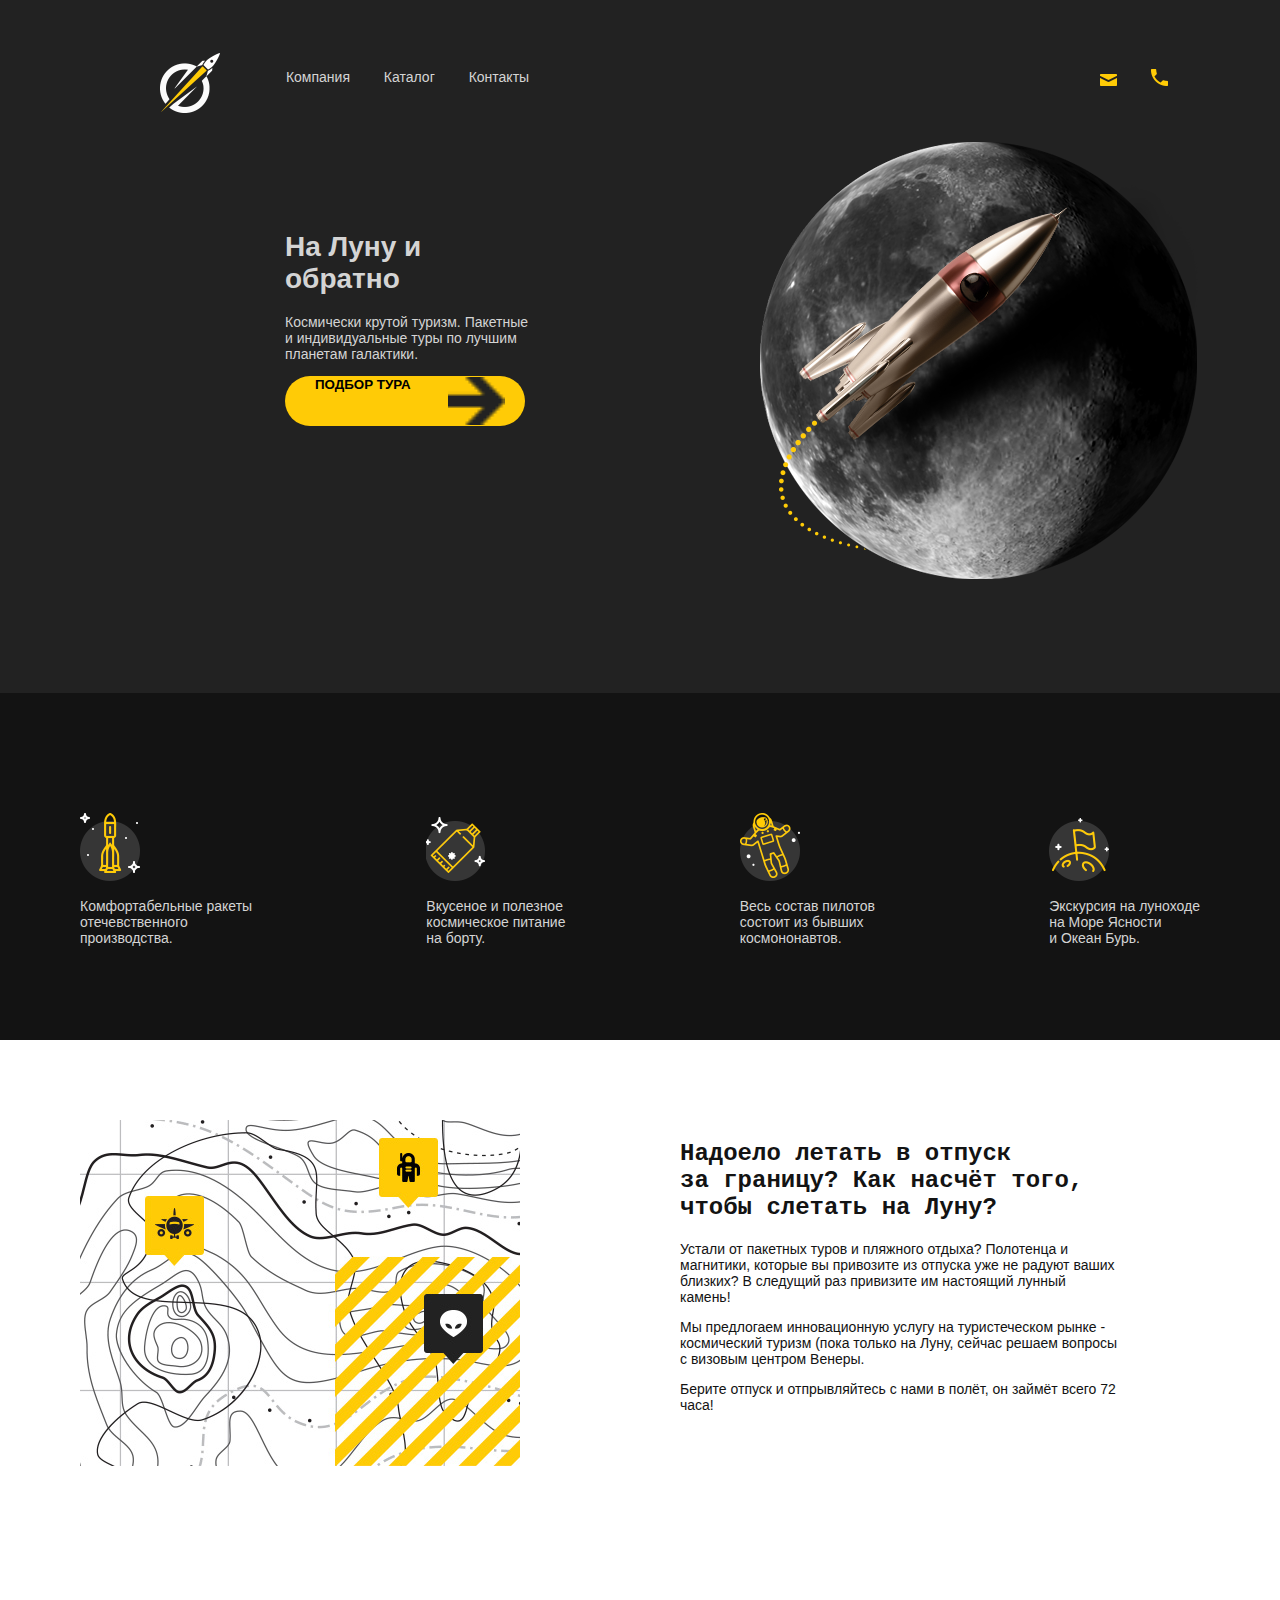
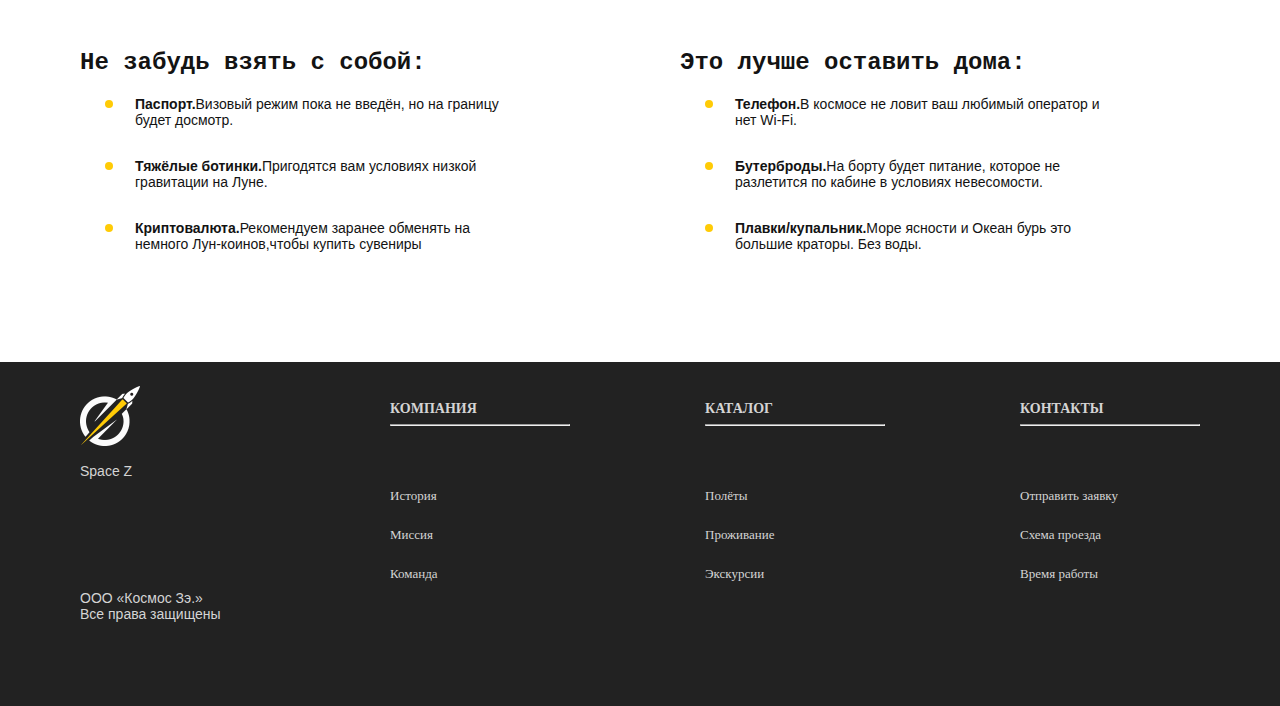
<file: index.html>
<!doctype html>

<html lang="ru">
    <head>
        <title>SpaceZ</title>
        <meta charset="utf-8">
        <link rel="stylesheet" href="css/style.css">   
    </head>
    <body>
        <header>
            <nav>
                <a href="#"><img src="img/logo.png" alt="logo" class="img_logo"></a>
                <ul>
                    <li><a href="#">Компания</a></li>
                    <li><a href="#">Каталог</a></li>
                    <li><a href="dk.html">Контакты</a></li>
                </ul>
                <ul class="icon">
                    <li><a href="#"><img src="img/mail-icon.png"></a></li>
                    <li><a href="#"><img src="img/phone-icon.png"></a></li>
                </ul>
            </nav>
            <div class="first_screen">
                <div class="left_block">
                    <h1>На Луну и обратно</h1>
                    <p>Космически крутой туризм. Пакетные и индивидуальные туры по лучшим планетам галактики.</p>
                    <button class="button">
                        <b>ПОДБОР ТУРА</b>
                        <img src="img/right-arrow-dark.png" alt="strela">
                    </button>
                </div>
                <div class="right_block">
                    <img src="img/moon-rocket.png">
                </div>
            </div>
        </header>
        <main>
            <div class="fetuers">
                <div class="fetuers_item"><img src="img/advantage-icon-1.png"><p>Комфортабельные ракеты<br>отечевственного<br>производства.</p></div>
                <div class="fetuers_item"><img src="img/advantage-icon-2.png"><p>Вкусеное и полезное<br>космическое питание<br>на борту.</p></div>
                <div class="fetuers_item"><img src="img/advantage-icon-3.png"><p>Весь состав пилотов<br>состоит из бывших<br>космононавтов.</p></div>
                <div class="fetuers_item"><img src="img/advantage-icon-4.png"><p>Экскурсия на луноходе<br>на Море Ясности<br>и Океан Бурь.</p></div>
            </div>
        <div class="moon_vacation">
            <div class="block_moon">
                <img src="img/map.jpg">
            </div>
            <div class="block_moon">
                <h2>
                Надоело летать в отпуск <br> за границу? Как насчёт того, <br> чтобы слетать на Луну?
                </h2>
                <p class="moon_p">Устали от пакетных туров и пляжного отдыха? Полотенца и магнитики, которые вы привозите из отпуска уже не радуют ваших близких? В следущий раз привизите им настоящий лунный камень!</p>
                <p class="moon_p">
                Мы предлогаем инновационную услугу на туристеческом рынке - космический туризм (пока только на Луну, сейчас решаем вопросы с визовым центром Венеры.</p>
                
                <p class="moon_p">Берите отпуск и отпрывляйтесь с нами в полёт, он займёт всего 72 часа!</p>
            </div>
            <div class="block_moon">
                <h2>Не забудь взять с собой:</h2>
                <ul class="moon_list">
                    <li><b>Паспорт.</b>Визовый режим пока не введён, но на границу будет досмотр.</li>
                    <li><b>Тяжёлые ботинки.</b>Пригодятся вам условиях низкой гравитации на Луне.</li>
                    <li><b>Криптовалюта.</b>Рекомендуем заранее обменять на немного Лун-коинов,чтобы купить сувениры</li>
                </ul>
            </div>
            <div class="block_moon">
                
                <h2>Это лучше оставить дома:</h2>
                <ul class="moon_list">
                    <li><b>Телефон.</b>В космосе не ловит ваш любимый оператор и нет Wi-Fi.</li>
                    <li><b>Бутерброды.</b>На борту будет питание, которое не разлетится по кабине в условиях невесомости. </li>
                    <li><b>Плавки/купальник.</b>Море ясности и Океан бурь это большие краторы. Без воды.</li>
                </ul>
            </div>
        </div>
        </main>
        <footer>
		<div class="footer">
			<div class="logo_footer">
                <div><img src="img/logo.png" alt="Logo">
                    <p>Space Z</p>
                </div>
                <p class="text_logo">OOO &laquo;Космос Зэ.&raquo;
				<br>Все права защищены
				</p>
			</div>
			<div >
				<ul class="list_footer">
					<li class="list_li"><b>Компания</b>
                        <hr>
                        <ul class="list_items">
                            <li class="footer_li"> <a href="#">История</a></li>
                            <li class="footer_li"><a href="#">Миссия</a></li>
                            <li class="footer_li"><a href="#">Команда</a></li>
                        </ul>
                    </li>
                    <li class="list_li"><b>Каталог</b>
                        <hr>
                        <ul class="list_items">
                            <li class="footer_li"><a href="#">Полёты</a></li>
                            <li class="footer_li"><a href="#">Проживание</a></li>
                            <li class="footer_li"><a href="#">Экскурсии</a></li>
                        </ul>
                    </li>
                    <li class="list_li"><b>Контакты</b>
                        <hr>
                        <ul class="list_items">
                            <li class="footer_li"><a href="#">Отправить заявку</a></li>
                            <li class="footer_li"><a href="#">Схема проезда</a></li>
                            <li class="footer_li"><a href="#">Время работы</a></li>
                        </ul>
                    </li>
				</ul>
            </div>
            </div>
        </footer>
    </body>
    </html>
</file>
<file: css/style.css>
body{
    padding: 10px 0px;
    width: 1280px;
    margin: 0px auto;
    background-color: #222;
    font-family: "Verdana", sans-serif;
    font-size: 14px;
    color: #d4d4d4;   
}    

header{
    margin: 10px 0px;
    padding-left: 80px;
    background-color: #222222;   
}
main,
div {
    
    margin: 0px;
}
nav {
    padding: 33px 80px 10px;
    
    margin-bottom: 16px;
}

 header ul{
     
     display: inline-block;
     vertical-align: top;
     padding: 2px;
     max-widht: 700px;
        
    }
    
    header li{
        margin-right: 30px;
        display: inline;
    }
    
    
    
    a{
     color: #d4d4d4;
     text-decoration: none;
    }
    .icon{
        float: right;
    }
    .first_screen{
       margin: 0px;
        padding: 0px 80px 100px;
        display: flex;
        justify-content: space-between;  
    }
    
    .left_block{
        
        width: 245px;
        margin: 0px;
        padding: 70px 70px 70px 125px
            
        
        
    }
    
    .right_block{
        
        width: 440px;
    }
.img_logo{
 width: 60px;
 padding: 0px;
 margin-right: 60px;  
}
  
.button{
    height: 50px;
     width: 240px;
     padding-left: 30px;
     padding-right: 20px;
     background-color:#ffcb06;
     border-radius: 30px;
    display: flex;
    justify-content: space-between;
    border: 0px;        
}

.footer{
  display: flex;
  justify-content: space-between;
   padding: 4px 80px 40px;
    
}

.list_footer{
     display: flex;
  justify-content: space-between;
     width: 810px;
    height: 250px;
    font-family: "Verdana", serif;
    font-size: 14px;
}
    
footer ul{
    list-style: none;
    margin: 0px;
    padding: 0px;
    
}

footer li{
    margin: 0px;
    padding: 0px;
}
.logo_footer{
    height: 250px;
    width: 180px;
    font-size: 14px;
    font-family: "Verdana", sans-serif;
    display: flex;
    flex-direction: column;
    justify-content: space-between;
    padding: 20px 0px;
}
hr{
    margin-bottom: 50px;
}

.list_li{
    width: 180px;
    text-transform: uppercase;
    padding-top: 35px;
}
.footer_li{
    font-size: 13px;
    text-transform: none;
 
}
.list_li ul{
    line-height: 3;
}

.fetuers{
    background-color: #131313;
    display: flex;
    justify-content: space-between;
    padding: 80px;
    margin: 0px;
}

.fetuers_item {
    align-content: space-between;
    margin-bottom: 0px;
    margin-top: 0px;
    padding-top: 40px;
    
}   

.moon_vacation{
    background-color: #fff;
    display: flex;
    flex-wrap: wrap;
}

.block_moon{
    max-width: 440px;
    min-height: 178px;
    padding: 80px;
    color: #131313;
}
h2{
    font-family: "Courier New", "Courier", sans-serif;
    font-size: 24px;
}

.moop_p{
    font-family: "Verdana", sans-serif;
    font-size: 14px;
}
main li{
  font-family: "Verdana", sans-serif;
    font-size: 14px;
    list-style: none;
    margin-bottom: 30px;
}

.block_moon li{
    position: relative;
    margin-left: 15px;
}
.block_moon li::before{
    position: absolute;
    content: "";
    height: 8px;
    width: 8px;
    background-color: #ffcb06;
    border-radius: 50%;
    top: 4px;
    left: -30px;
    
}

.str_two{
    margin: 0px 80px;
}
</file>
